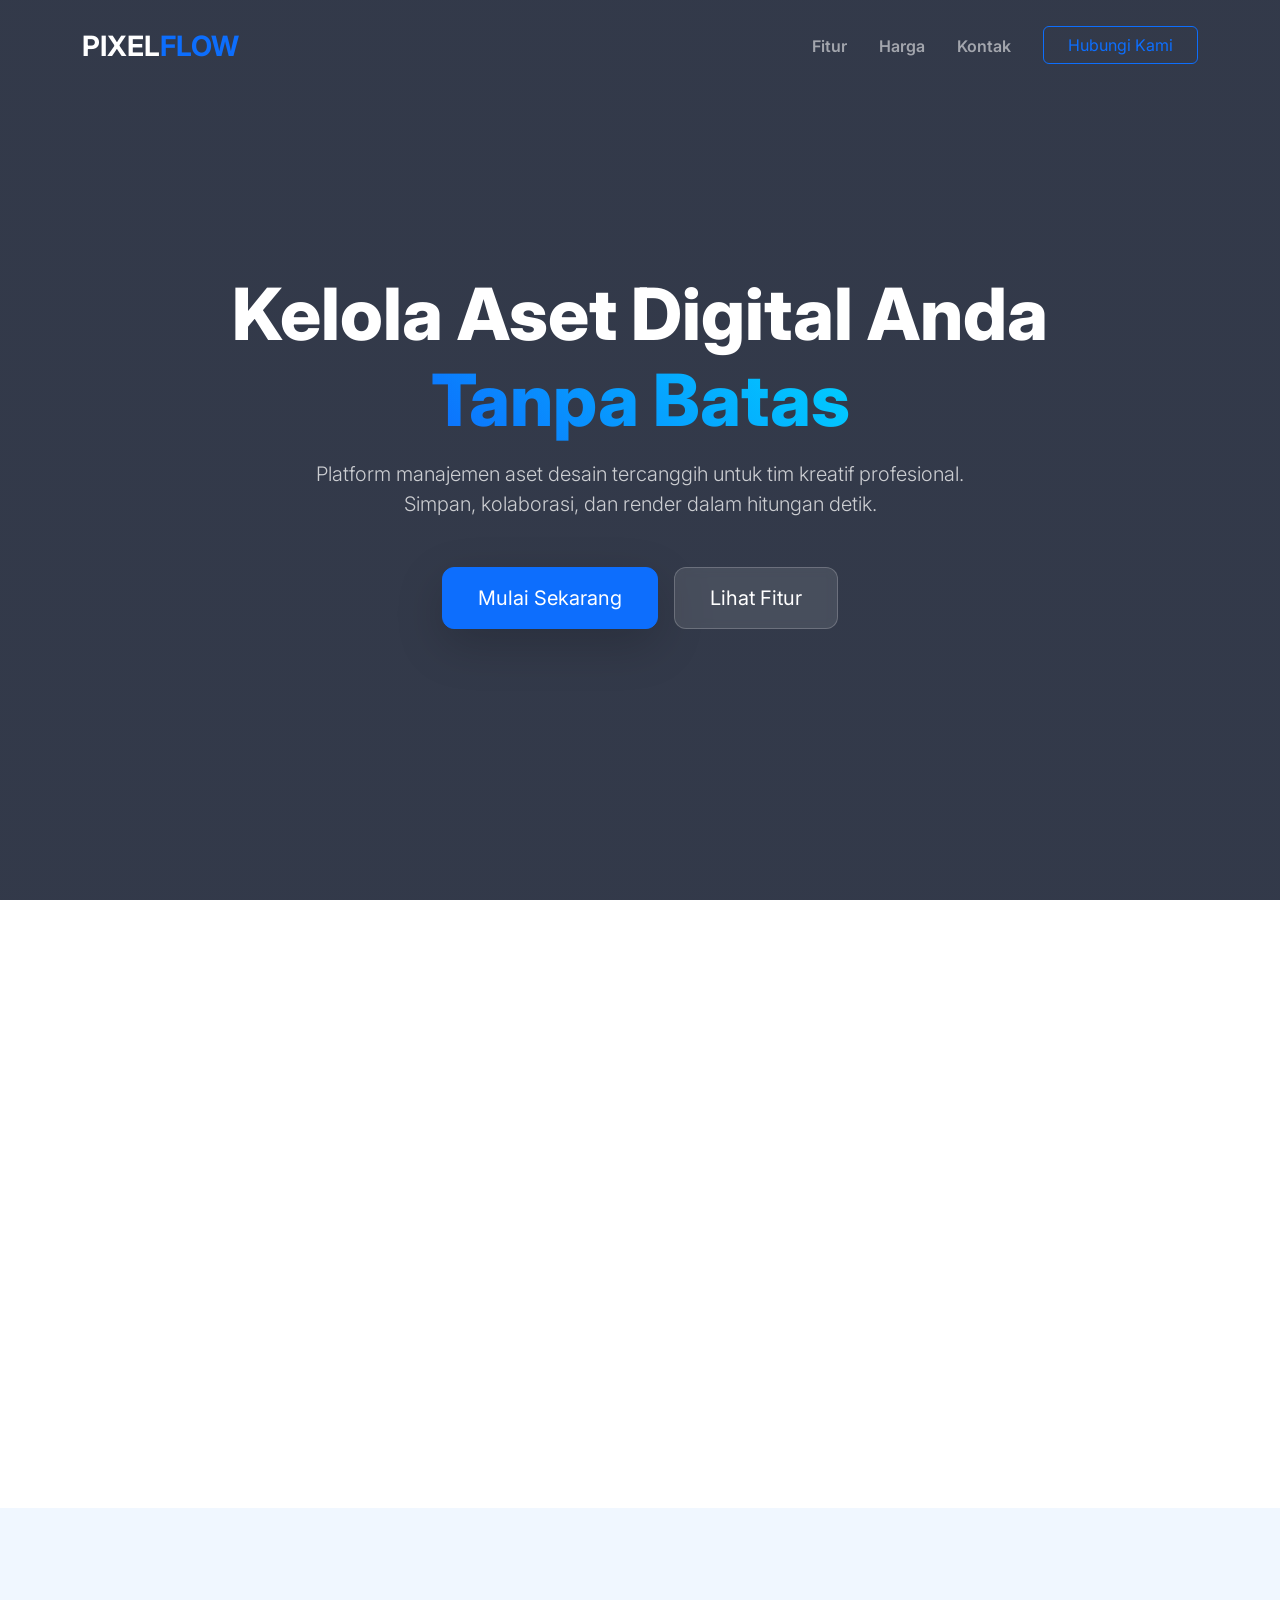
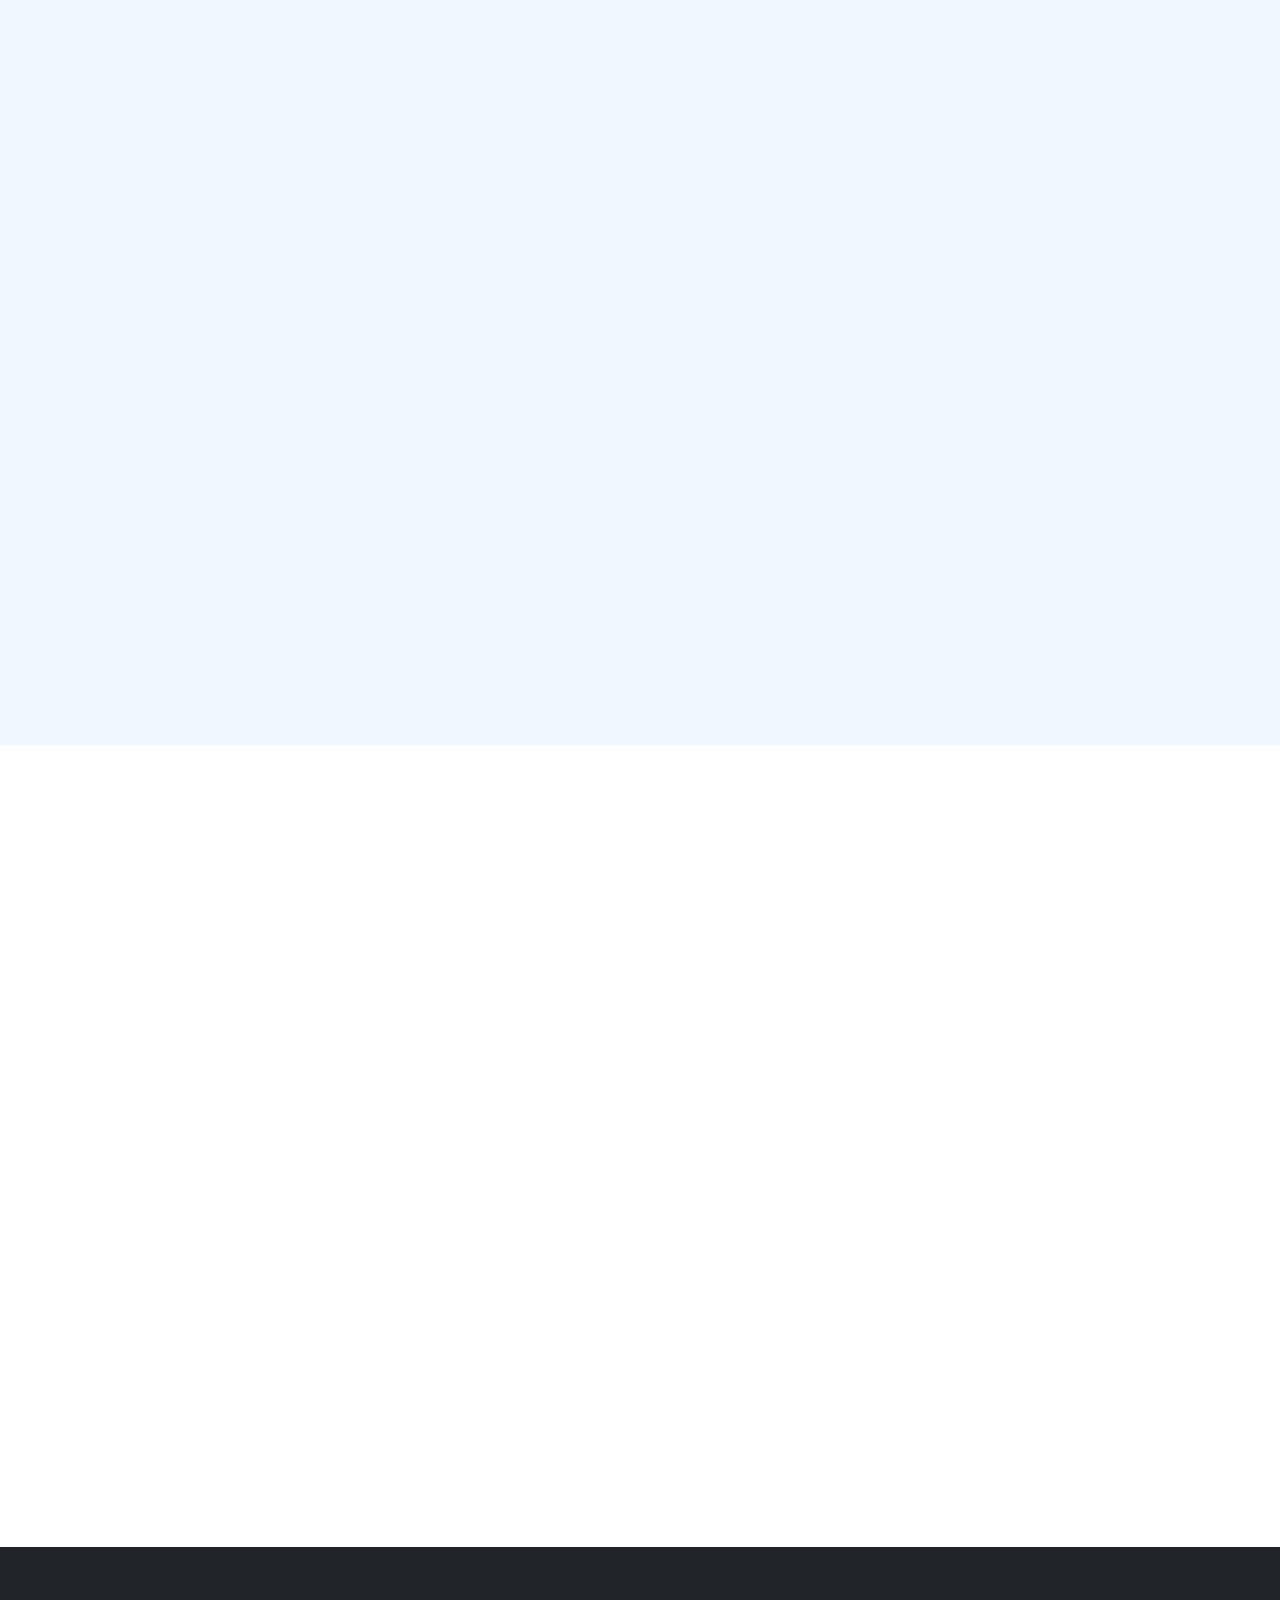
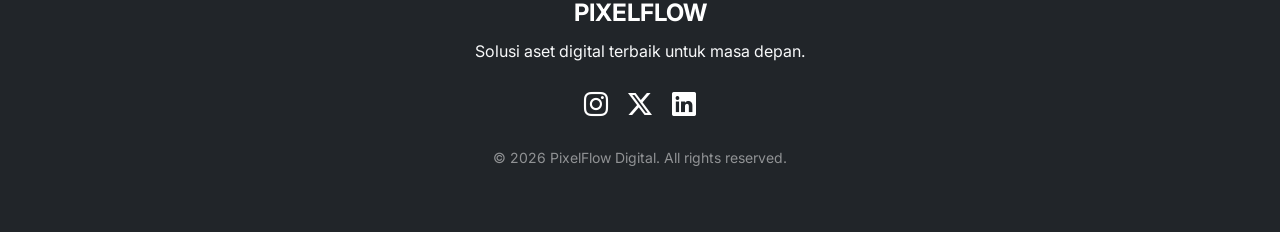
<file: PBW/UTS/index.html>
<!DOCTYPE html>
<html lang="id">
<head>
    <meta charset="UTF-8">
    <meta name="viewport" content="width=device-width, initial-scale=1.0">
    <title>PixelFlow | Manage Your Digital Assets</title>
    
    <link rel="icon" type="image/png" href="assets/img/favicon.png">
    
    <!-- Bootstrap CSS -->
    <link rel="stylesheet" href="assets/css/bootstrap.css">
    <!-- Bootstrap Icons -->
    <link rel="stylesheet" href="assets/css/bootstrap-icons.css">
    <!-- Google Fonts: Inter -->
    <link href="https://fonts.googleapis.com/css2?family=Inter:wght@400;600;800&display=swap" rel="stylesheet">
    <!-- AOS Animation CSS -->
    <link rel="stylesheet" href="assets/css/aos.css">
    
    <link rel="stylesheet" href="style.css">
</head>
<body>

    <!-- Navbar -->
    <nav class="navbar navbar-expand-lg navbar-dark fixed-top transition">
        <div class="container">
            <a class="navbar-brand fw-bold fs-3" href="#">PIXEL<span class="text-primary">FLOW</span></a>
            <button class="navbar-toggler border-0" type="button" data-bs-toggle="collapse" data-bs-target="#navbarNav">
                <span class="bi bi-list fs-1"></span>
            </button>
            <div class="collapse navbar-collapse" id="navbarNav">
                <ul class="navbar-nav ms-auto fw-semibold">
                    <li class="nav-item"><a class="nav-link mx-2" href="#features">Fitur</a></li>
                    <li class="nav-item"><a class="nav-link mx-2" href="#pricing">Harga</a></li>
                    <li class="nav-item"><a class="nav-link mx-2" href="#contact">Kontak</a></li>
                    <li class="nav-item ms-lg-3"><a class="btn btn-outline-primary px-4" href="#contact">Hubungi Kami</a></li>
                </ul>
            </div>
        </div>
    </nav>

    <!-- Hero Section -->
    <header class="hero-section d-flex align-items-center">
        <div class="container text-center text-white">
            <div data-aos="fade-up">
                <h1 class="display-2 fw-800 mb-3">Kelola Aset Digital Anda <br> 
                    <span class="gradient-text">Tanpa Batas</span>
                </h1>
                <p class="lead mb-5 opacity-75 mx-auto text-max-width">
                    Platform manajemen aset desain tercanggih untuk tim kreatif profesional. <br>
                    Simpan, kolaborasi, dan render dalam hitungan detik.
                </p>
                <div class="d-flex justify-content-center gap-3">
                    <a href="#pricing" class="btn btn-primary btn-lg shadow-lg">Mulai Sekarang</a>
                    <a href="#features" class="btn btn-glass btn-lg">Lihat Fitur</a>
                </div>
            </div>
        </div>
    </header>

    <!-- Features Section -->
    <section id="features" class="section-padding">
        <div class="container">
            <div class="text-center mb-5" data-aos="fade-up">
                <h6 class="text-primary fw-bold text-uppercase tracking-widest">Fitur Unggulan</h6>
                <h2 class="display-5 fw-bold">Didesain Untuk Profesional</h2>
            </div>
            <div class="row g-4">
                <div class="col-md-4" data-aos="fade-up" data-aos-delay="100">
                    <div class="card feature-card h-100 p-4 border-0">
                        <div class="icon-circle bg-primary-soft text-primary mb-4">
                            <i class="bi bi-cloud-arrow-up-fill fs-2"></i>
                        </div>
                        <h4 class="fw-bold mb-3">Cloud Storage</h4>
                        <p class="text-muted">Penyimpanan awan dengan enkripsi tingkat militer untuk keamanan aset Anda.</p>
                    </div>
                </div>
                <div class="col-md-4" data-aos="fade-up" data-aos-delay="200">
                    <div class="card feature-card h-100 p-4 border-0">
                        <div class="icon-circle bg-success-soft text-success mb-4">
                            <i class="bi bi-people-fill fs-2"></i>
                        </div>
                        <h4 class="fw-bold mb-3">Real-time Collab</h4>
                        <p class="text-muted">Bekerja bersama tim dalam satu kanvas tanpa hambatan sinkronisasi.</p>
                    </div>
                </div>
                <div class="col-md-4" data-aos="fade-up" data-aos-delay="300">
                    <div class="card feature-card h-100 p-4 border-0">
                        <div class="icon-circle bg-warning-soft text-warning mb-4">
                            <i class="bi bi-lightning-charge-fill fs-2"></i>
                        </div>
                        <h4 class="fw-bold mb-3">Fast Rendering</h4>
                        <p class="text-muted">Teknologi GPU rendering berbasis cloud untuk preview file berat secara instan.</p>
                    </div>
                </div>
            </div>
        </div>
    </section>

    <!-- Pricing Section -->
    <section id="pricing" class="section-padding bg-light-blue">
        <div class="container">
            <div class="text-center mb-5" data-aos="fade-up">
                <h2 class="display-5 fw-bold">Pilihan Paket</h2>
                <p class="text-muted">Investasi cerdas untuk efisiensi alur kerja Anda</p>
                
                <div class="d-flex align-items-center justify-content-center mt-4">
                    <span class="me-3 fw-semibold text-active" id="label-monthly">Bulanan</span>
                    <div class="form-check form-switch pricing-switch mb-0">
                        <input class="form-check-input" type="checkbox" id="pricingToggle" role="switch">
                    </div>
                    <span class="ms-2 fw-semibold" id="label-yearly">Tahunan</span>
                    <span class="badge bg-success ms-2 rounded-pill">Hemat 20%</span>
                </div>
            </div>
            <div class="row justify-content-center g-4">
                <div class="col-lg-4 col-md-6" data-aos="zoom-in" data-aos-delay="100">
                    <div class="card pricing-card border-0 h-100 p-4">
                        <div class="card-body">
                            <h5 class="fw-bold text-muted">Starter</h5>
                            <h2 class="display-5 fw-800 my-4 text-nowrap">Gratis</h2>
                            <hr>
                            <ul class="list-unstyled mb-5">
                                <li class="mb-3"><i class="bi bi-check2 text-primary me-2"></i> 5GB Penyimpanan</li>
                                <li class="mb-3"><i class="bi bi-check2 text-primary me-2"></i> 3 User Collaborators</li>
                                <li class="mb-3 text-muted opacity-50"><i class="bi bi-x text-danger me-2"></i> Support Terbatas</li>
                            </ul>
                            <button class="btn btn-outline-secondary w-100 py-3 fw-bold">Pilih Paket</button>
                        </div>
                    </div>
                </div>

                <div class="col-lg-4 col-md-6" data-aos="zoom-in" data-aos-delay="200">
                    <div class="card pricing-card border-0 h-100 p-4">
                        <div class="card-body">
                            <h5 class="fw-bold text-primary">Plus Plan</h5>
                            <h2 class="display-5 fw-800 my-4 text-nowrap" id="plus-price">
                                <span class="value">Rp 99k</span><span class="duration fs-6 text-muted fw-normal">/bln</span>
                            </h2>
                            <hr>
                            <ul class="list-unstyled mb-5">
                                <li class="mb-3"><i class="bi bi-check2 text-primary me-2"></i> 50GB Storage</li>
                                <li class="mb-3"><i class="bi bi-check2 text-primary me-2"></i> 10 User Collaborators</li>
                                <li class="mb-3"><i class="bi bi-check2 text-primary me-2"></i> Standard Support</li>
                            </ul>
                            <button class="btn btn-outline-primary w-100 py-3 fw-bold">Coba Plus</button>
                        </div>
                    </div>
                </div>

                <div class="col-lg-4 col-md-6" data-aos="zoom-in" data-aos-delay="300">
                    <div class="card pricing-card border-primary-2 h-100 p-4 highlight-card">
                        <div class="badge-best-value">POPULER</div>
                        <div class="card-body">
                            <h5 class="fw-bold text-primary">Pro Plan</h5>
                            <h2 class="display-5 fw-800 my-4 text-nowrap" id="pro-price">
                                <span class="value">Rp 199k</span><span class="duration fs-6 text-muted fw-normal">/bln</span>
                            </h2>
                            <hr>
                            <ul class="list-unstyled mb-5">
                                <li class="mb-3"><i class="bi bi-check2 text-primary me-2"></i> Unlimited Storage</li>
                                <li class="mb-3"><i class="bi bi-check2 text-primary me-2"></i> Unlimited User</li>
                                <li class="mb-3"><i class="bi bi-check2 text-primary me-2"></i> Support 24/7</li>
                            </ul>
                            <button class="btn btn-primary w-100 py-3 fw-bold shadow">Langganan Pro</button>
                        </div>
                    </div>
                </div>
            </div>
        </div>
    </section>

    <!-- Contact Section -->
    <section id="contact" class="section-padding">
        <div class="container">
            <div class="row justify-content-center">
                <div class="col-lg-6">
                    <div class="card contact-card border-0 p-4 p-md-5" data-aos="fade-up">
                        <h2 class="fw-bold text-center mb-4">Kontak</h2>
                        <form id="contactForm" novalidate>
                            <div class="mb-3">
                                <label class="form-label fw-semibold">Nama Lengkap</label>
                                <input type="text" class="form-control" id="name" placeholder="Masukkan nama Anda" required>
                            </div>
                            <div class="mb-3">
                                <label class="form-label fw-semibold">Alamat Email</label>
                                <input type="email" class="form-control" id="email" placeholder="nama@email.com" required>
                            </div>
                            <div class="mb-4">
                                <label class="form-label fw-semibold">Pesan</label>
                                <textarea class="form-control" id="message" rows="4" placeholder="Apa yang bisa kami bantu?" required></textarea>
                            </div>
                            <button type="submit" class="btn btn-dark w-100 py-3 fw-bold btn-submit">
                                Kirim Pesan <i class="bi bi-send-fill ms-2"></i>
                            </button>
                        </form>
                        <div id="formFeedback" class="mt-4 text-center d-none alert"></div>
                    </div>
                </div>
            </div>
        </div>
    </section>

    <footer class="py-5 bg-dark text-white text-center">
        <div class="container">
            <p class="mb-2 fs-4 fw-bold">PIXELFLOW</p>
            <p class="text-light mb-4">Solusi aset digital terbaik untuk masa depan.</p>
            <div class="social-icons mb-4">
                <a href="#" class="text-white mx-2"><i class="bi bi-instagram fs-4"></i></a>
                <a href="#" class="text-white mx-2"><i class="bi bi-twitter-x fs-4"></i></a>
                <a href="#" class="text-white mx-2"><i class="bi bi-linkedin fs-4"></i></a>
            </div>
            <p class="small text-white-50">&copy; 2026 PixelFlow Digital. All rights reserved.</p>
        </div>
    </footer>

    <!-- Bootstrap Bundle JS -->
    <script src="assets/js/bootstrap.js"></script>
    <!-- AOS Animation JS -->
    <script src="assets/js/aos.js"></script>

    <script src="script.js"></script>
</body>
</html>
</file>
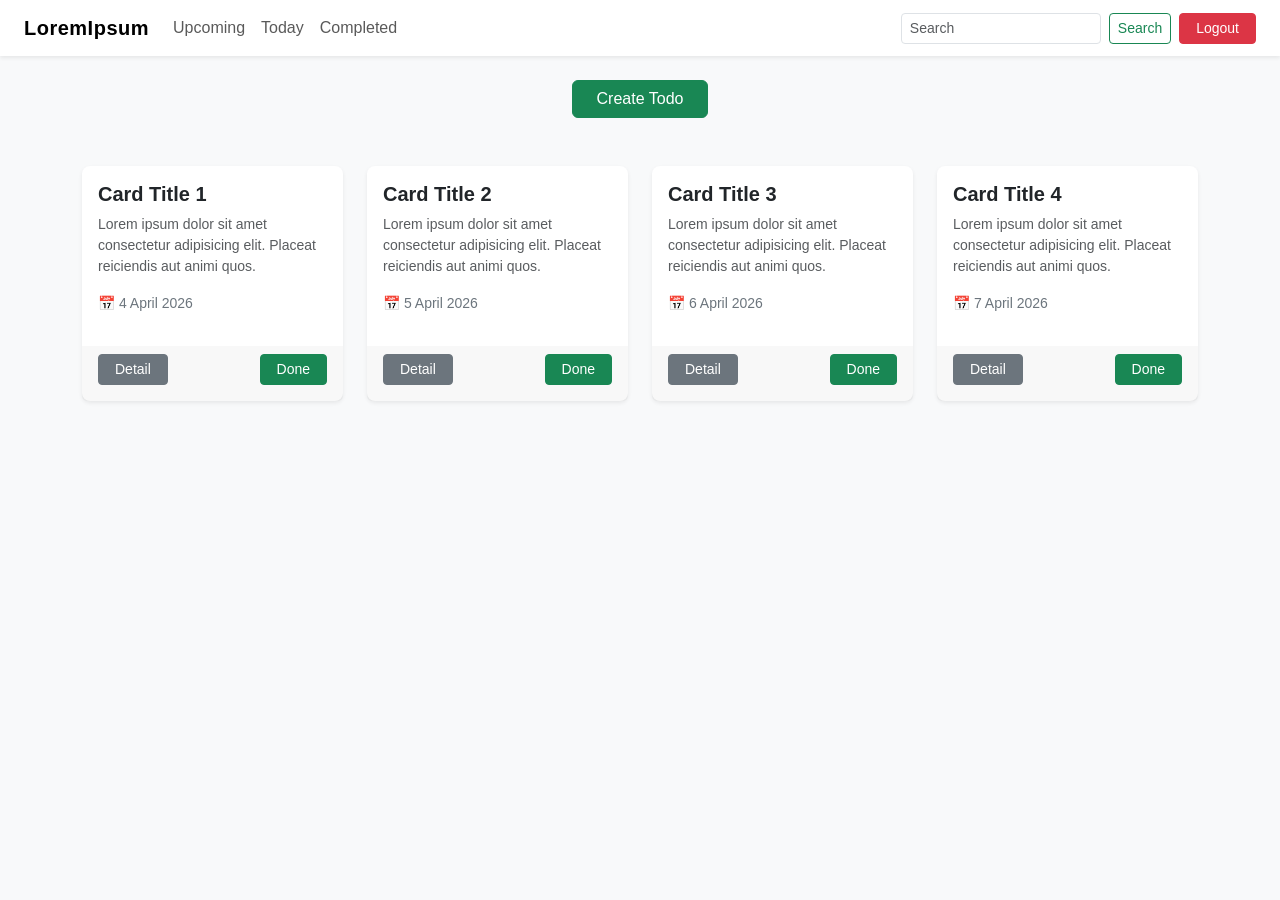
<file: PBW/5/Tugas_5/index.html>
<!DOCTYPE html>
<html lang="en">
<head>
    <meta charset="UTF-8">
    <meta name="viewport" content="width=device-width, initial-scale=1.0">
    <title>LoremIpsum - Dashboard</title>
    <link href="https://cdn.jsdelivr.net/npm/bootstrap@5.3.2/dist/css/bootstrap.min.css" rel="stylesheet">
    <link rel="icon" href="https://media.istockphoto.com/id/1488761029/id/vektor/abstrak-sunrise-sunshine-morning-dawn-burst-ray-sparkle-shine-desain-vektor-warna-warni.jpg?s=1024x1024&w=is&k=20&c=cG8fj9v_EluTJ7RRH6nOymS85ZodrD3TfPoFtUq_HrU=">
    <link rel="stylesheet" href="index.css">
</head>
<body>

    <!-- Navbar -->
    <nav class="navbar navbar-expand-lg navbar-light bg-white shadow-sm sticky-top">
        <div class="container-fluid px-4">
            <a class="navbar-brand fw-bold" href="#">LoremIpsum</a>
            <button class="navbar-toggler" type="button" data-bs-toggle="collapse" data-bs-target="#navbarNav">
                <span class="navbar-toggler-icon"></span>
            </button>
            
            <div class="collapse navbar-collapse" id="navbarNav">
                <ul class="navbar-nav me-auto mb-2 mb-lg-0">
                    <li class="nav-item"><a class="nav-link" href="#">Upcoming</a></li>
                    <li class="nav-item"><a class="nav-link" href="#">Today</a></li>
                    <li class="nav-item"><a class="nav-link" href="#">Completed</a></li>
                </ul>

                <form class="d-flex gap-2" role="search">
                    <input class="form-control form-control-sm" type="search" placeholder="Search">
                    <button class="btn btn-outline-success btn-sm" type="submit">Search</button>
                    <a href="login.html" class="btn btn-danger btn-sm px-3">Logout</a>
                </form>
            </div>
        </div>
    </nav>

    <main class="container my-4">
        <div class="text-center mb-5">
            <button class="btn btn-success px-4">Create Todo</button>
        </div>

        <div class="row row-cols-1 row-cols-md-2 row-cols-lg-4 g-4">

            <!-- Card 1 -->
            <div class="col">
                <div class="card h-100 shadow-sm">
                    <div class="card-body">
                        <h5 class="card-title fw-bold">Card Title 1</h5>
                        <p class="card-text text-muted small">
                            Lorem ipsum dolor sit amet consectetur adipisicing elit. Placeat reiciendis aut animi quos.
                        </p>
                        <p class="small text-secondary mb-3">
                            📅 4 April 2026
                        </p>
                    </div>
                    <div class="card-footer border-top-0 d-flex justify-content-between pb-3">
                        <button class="btn btn-secondary btn-sm px-3" data-bs-toggle="modal" data-bs-target="#DetailModal_1">Detail</button>
                        <button class="btn btn-success btn-sm px-3">Done</button>
                    </div>
                </div>
            </div>

            <!-- Card 2 -->
            <div class="col">
                <div class="card h-100 shadow-sm">
                    <div class="card-body">
                        <h5 class="card-title fw-bold">Card Title 2</h5>
                        <p class="card-text text-muted small">Lorem ipsum dolor sit amet consectetur adipisicing elit. Placeat reiciendis aut animi quos.</p>
                        <p class="small text-secondary mb-3">📅 5 April 2026</p>
                    </div>
                    <div class="card-footer border-top-0 d-flex justify-content-between pb-3">
                        <button class="btn btn-secondary btn-sm px-3" data-bs-toggle="modal" data-bs-target="#DetailModal_2">Detail</button>
                        <button class="btn btn-success btn-sm px-3">Done</button>
                    </div>
                </div>
            </div>

            <!-- Card 3 -->
            <div class="col">
                <div class="card h-100 shadow-sm">
                    <div class="card-body">
                        <h5 class="card-title fw-bold">Card Title 3</h5>
                        <p class="card-text text-muted small">Lorem ipsum dolor sit amet consectetur adipisicing elit. Placeat reiciendis aut animi quos.</p>
                        <p class="small text-secondary mb-3">📅 6 April 2026</p>
                    </div>
                    <div class="card-footer border-top-0 d-flex justify-content-between pb-3">
                        <button class="btn btn-secondary btn-sm px-3" data-bs-toggle="modal" data-bs-target="#DetailModal_3">Detail</button>
                        <button class="btn btn-success btn-sm px-3">Done</button>
                    </div>
                </div>
            </div>

            <!-- Card 4 -->
            <div class="col">
                <div class="card h-100 shadow-sm">
                    <div class="card-body">
                        <h5 class="card-title fw-bold">Card Title 4</h5>
                        <p class="card-text text-muted small">Lorem ipsum dolor sit amet consectetur adipisicing elit. Placeat reiciendis aut animi quos.</p>
                        <p class="small text-secondary mb-3">📅 7 April 2026</p>
                    </div>
                    <div class="card-footer border-top-0 d-flex justify-content-between pb-3">
                        <button class="btn btn-secondary btn-sm px-3" data-bs-toggle="modal" data-bs-target="#DetailModal_4">Detail</button>
                        <button class="btn btn-success btn-sm px-3">Done</button>
                    </div>
                </div>
            </div>
            
        </div>
    </main>

    <!-- Modal Card 1 -->
    <div class="modal fade" id="DetailModal_1" tabindex="-1" aria-labelledby="DetailModal_1_Label" aria-hidden="true">
        <div class="modal-dialog modal-dialog-centered">
            <div class="modal-content border-0 shadow">
                <div class="modal-header bg-dark text-white">
                    <h5 class="modal-title" id="DetailModal_1_Label">Detail Informasi</h5>
                    <button type="button" class="btn-close btn-close-white" data-bs-dismiss="modal" aria-label="Close"></button>
                </div>
                <div class="modal-body">
                    <h4 class="fw-bold text-dark">Card Title 1</h4>
                    <p class="text-muted mb-1">4 April 2026</p>
                    <p class="badge bg-info text-dark">Status: Upcoming</p>
                    <hr>
                    <p class="text-secondary">
                        Lorem ipsum dolor sit amet, consectetur adipisicing elit. Placeat reiciendis aut animi quos dignissimos rerum deserunt a qui at soluta libero cumque illo, quasi iusto eaque repellendus nulla?
                    </p>
                </div>
                <div class="modal-footer">
                    <button type="button" class="btn btn-secondary" data-bs-dismiss="modal">Tutup</button>
                    <button type="button" class="btn btn-success" data-bs-dismiss="modal">Done</button>
                </div>
            </div>
        </div>
    </div>

    <!-- Modal Card 2 -->
    <div class="modal fade" id="DetailModal_2" tabindex="-1" aria-labelledby="DetailModal_2_Label" aria-hidden="true">
        <div class="modal-dialog modal-dialog-centered">
            <div class="modal-content border-0 shadow">
                <div class="modal-header bg-dark text-white">
                    <h5 class="modal-title" id="DetailModal_2_Label">Detail Informasi</h5>
                    <button type="button" class="btn-close btn-close-white" data-bs-dismiss="modal" aria-label="Close"></button>
                </div>
                <div class="modal-body">
                    <h4 class="fw-bold text-dark">Card Title 2</h4>
                    <p class="text-muted mb-1">5 April 2026</p>
                    <p class="badge bg-info text-dark">Status: Upcoming</p>
                    <hr>
                    <p class="text-secondary">
                        Lorem ipsum dolor sit amet, consectetur adipisicing elit. Placeat reiciendis aut animi quos dignissimos rerum deserunt a qui at soluta libero cumque illo, quasi iusto eaque repellendus nulla?
                    </p>
                </div>
                <div class="modal-footer">
                    <button type="button" class="btn btn-secondary" data-bs-dismiss="modal">Tutup</button>
                    <button type="button" class="btn btn-success" data-bs-dismiss="modal">Done</button>
                </div>
            </div>
        </div>
    </div>

    <!-- Modal Card 3 -->
    <div class="modal fade" id="DetailModal_3" tabindex="-1" aria-labelledby="DetailModal_3_Label" aria-hidden="true">
        <div class="modal-dialog modal-dialog-centered">
            <div class="modal-content border-0 shadow">
                <div class="modal-header bg-dark text-white">
                    <h5 class="modal-title" id="DetailModal_3_Label">Detail Informasi</h5>
                    <button type="button" class="btn-close btn-close-white" data-bs-dismiss="modal" aria-label="Close"></button>
                </div>
                <div class="modal-body">
                    <h4 class="fw-bold text-dark">Card Title 3</h4>
                    <p class="text-muted mb-1">6 April 2026</p>
                    <p class="badge bg-info text-dark">Status: Upcoming</p>
                    <hr>
                    <p class="text-secondary">
                        Lorem ipsum dolor sit amet, consectetur adipisicing elit. Placeat reiciendis aut animi quos dignissimos rerum deserunt a qui at soluta libero cumque illo, quasi iusto eaque repellendus nulla?
                    </p>
                </div>
                <div class="modal-footer">
                    <button type="button" class="btn btn-secondary" data-bs-dismiss="modal">Tutup</button>
                    <button type="button" class="btn btn-success" data-bs-dismiss="modal">Done</button>
                </div>
            </div>
        </div>
    </div>

    <!-- Modal Card 4 -->
    <div class="modal fade" id="DetailModal_4" tabindex="-1" aria-labelledby="DetailModal_4_Label" aria-hidden="true">
        <div class="modal-dialog modal-dialog-centered">
            <div class="modal-content border-0 shadow">
                <div class="modal-header bg-dark text-white">
                    <h5 class="modal-title" id="DetailModal_4_Label">Detail Informasi</h5>
                    <button type="button" class="btn-close btn-close-white" data-bs-dismiss="modal" aria-label="Close"></button>
                </div>
                <div class="modal-body">
                    <h4 class="fw-bold text-dark">Card Title 4</h4>
                    <p class="text-muted mb-1">7 April 2026</p>
                    <p class="badge bg-info text-dark">Status: Upcoming</p>
                    <hr>
                    <p class="text-secondary">
                        Lorem ipsum dolor sit amet, consectetur adipisicing elit. Placeat reiciendis aut animi quos dignissimos rerum deserunt a qui at soluta libero cumque illo, quasi iusto eaque repellendus nulla?
                    </p>
                </div>
                <div class="modal-footer">
                    <button type="button" class="btn btn-secondary" data-bs-dismiss="modal">Tutup</button>
                    <button type="button" class="btn btn-success" data-bs-dismiss="modal">Done</button>
                </div>
            </div>
        </div>
    </div>

    <script src="assets/js/bootstrap.js"></script>
</body>
</html>
</file>
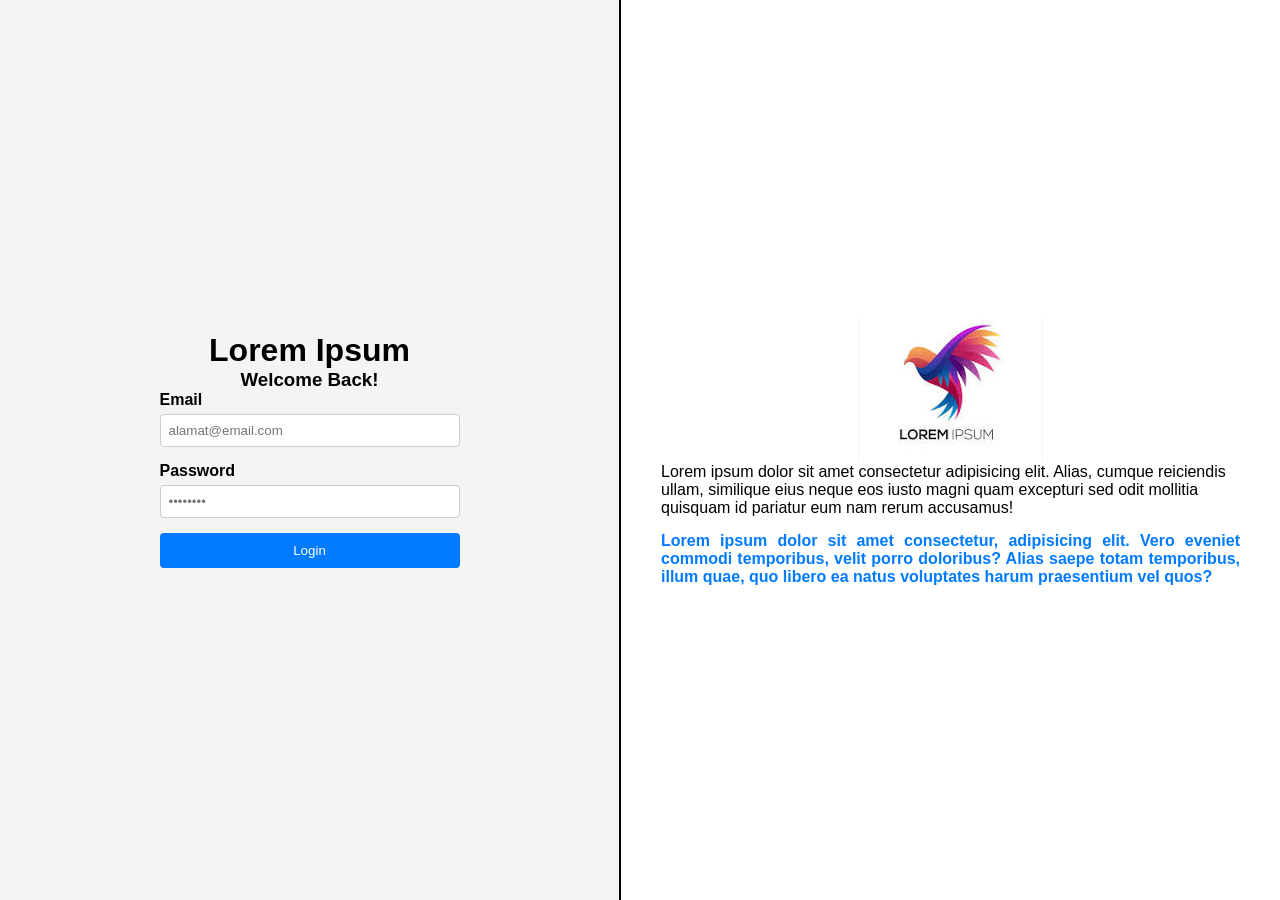
<file: PBW/Praktikum_2/test.html>
<!DOCTYPE html>
<html lang="en">
<head>
    <meta charset="UTF-8">
    <meta name="viewport" content="width=device-width, initial-scale=1.0">
    <title>Halaman Login</title>
    <link rel="icon" href="[data-uri]">
    <link rel="stylesheet" href="style.css">
</head>
<body>
    <main>
        <div class="flex-container">
            <div class="column-left">
                <h1 class="brand-title">Lorem Ipsum</h1>
                <h3 class="welcome-text">Welcome Back!</h3>
                <form action="#" method="get">
                    <div class="form-group">
                        <label for="email">Email</label>
                        <input type="email" id="email" name="email" placeholder="alamat@email.com" required>
                    </div>

                    <div class="form-group">
                        <label for="password">Password</label>
                        <input type="password" id="password" name="password" placeholder="••••••••" required>
                    </div>

                    <button type="submit">Login</button>
                </form>
            </div>

            <section class="column-right border">
                <img src="[data-uri]" alt="Logo" class="logo">
                <div class="content">
                    <p class="custom">
                        Lorem ipsum dolor sit amet consectetur adipisicing elit. 
                        Alias, cumque reiciendis ullam, similique eius neque eos iusto 
                        magni quam excepturi sed odit mollitia quisquam id pariatur 
                        eum nam rerum accusamus!
                    </p>

                    <p id="p2">
                        Lorem ipsum dolor sit amet consectetur, adipisicing elit.
                        Vero eveniet commodi temporibus, velit porro doloribus? 
                        Alias saepe totam temporibus, illum quae, quo libero ea 
                        natus voluptates harum praesentium vel quos?
                    </p>
                </div>
            </section>
        </div>
    </main>
</body>
</html>
</file>
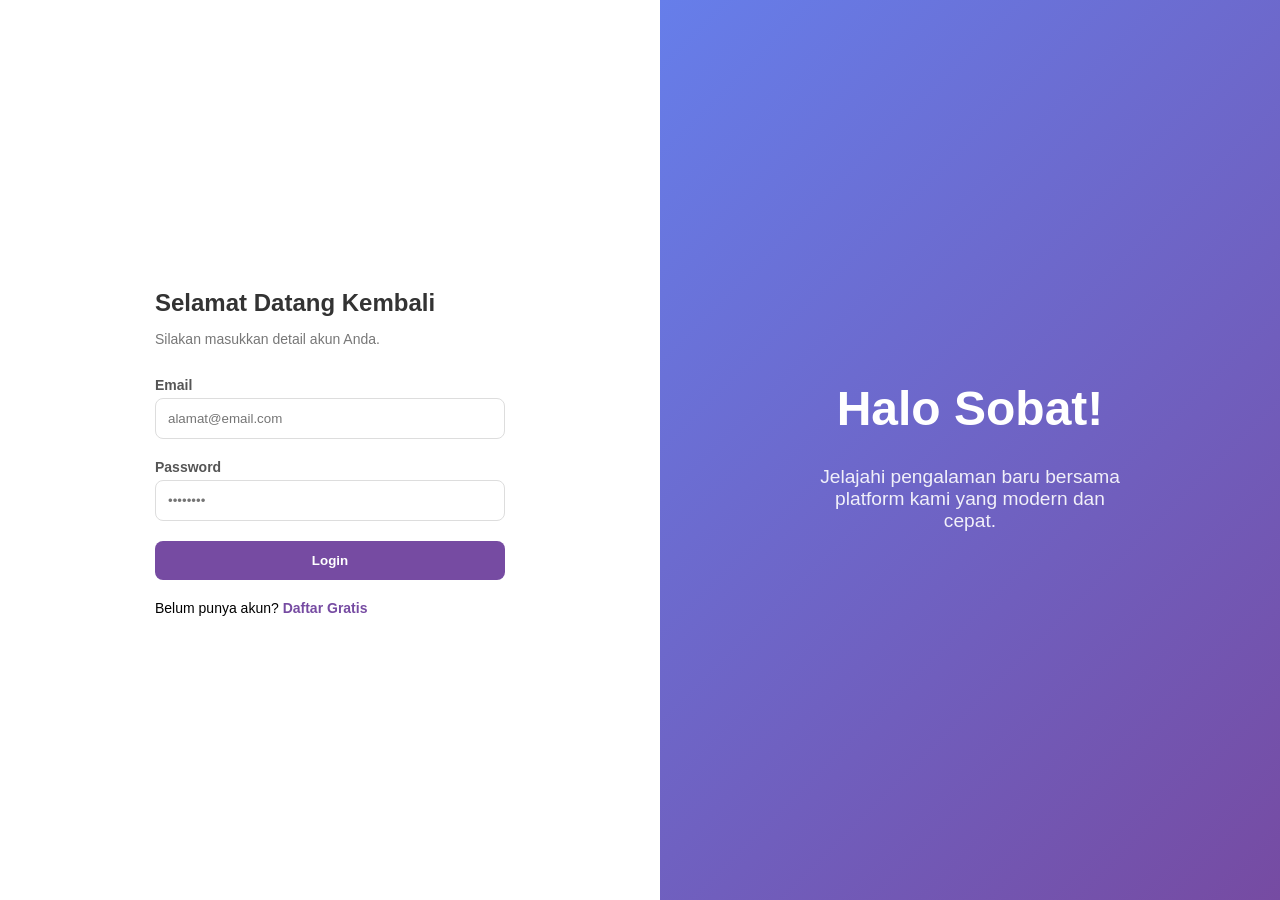
<file: PBW/Tugas_2/login.html>
<!DOCTYPE html>
<html lang="en">
<head>
    <meta charset="UTF-8">
    <meta name="viewport" content="width=device-width, initial-scale=1.0">
    <title>Login - Selamat Datang</title>
    <link rel="icon" href="https://media.istockphoto.com/id/1488761029/id/vektor/abstrak-sunrise-sunshine-morning-dawn-burst-ray-sparkle-shine-desain-vektor-warna-warni.jpg?s=1024x1024&w=is&k=20&c=cG8fj9v_EluTJ7RRH6nOymS85ZodrD3TfPoFtUq_HrU=">
    <link rel="stylesheet" href="login.css">
</head>
<body>
    <main class="main-container">
        <div class="split-layout">

            <div class="left-side">
                <div class="form-box">
                    <h2>Selamat Datang Kembali</h2>
                    <p class="subtitle">Silakan masukkan detail akun Anda.</p>
                    
                    <form action="#" method="get">
                        <label for="email">Email</label>
                        <input type="email" id="email" name="email" placeholder="alamat@email.com" required>

                        <label for="password">Password</label>
                        <input type="password" id="password" name="password" placeholder="••••••••" required>

                        <button type="submit">Login</button>
                    </form>

                    <p class="footer-text">Belum punya akun? <a href="register.html">Daftar Gratis</a></p>
                </div>
            </div>

            <div class="right-side">
                <h1 class="hero-title">Halo Sobat!</h1>
                <p class="hero-desc">
                    Jelajahi pengalaman baru bersama platform kami yang modern dan cepat.
                </p>
            </div>
        </div>
    </main>
</body>
</html>
</file>
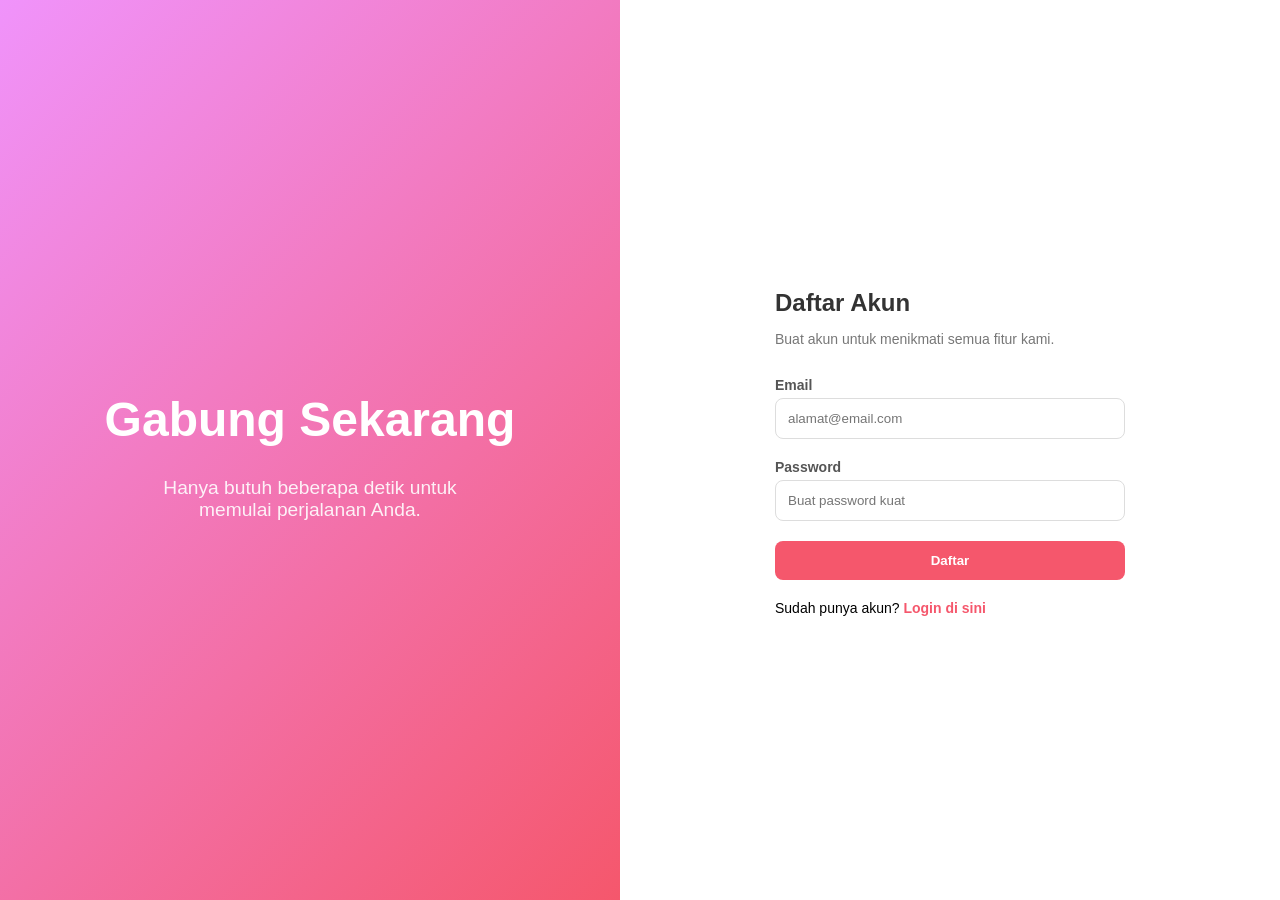
<file: PBW/Tugas_2/register.html>
<!DOCTYPE html>
<html lang="en">
<head>
    <meta charset="UTF-8">
    <meta name="viewport" content="width=device-width, initial-scale=1.0">
    <title>Register - Buat Akun</title>
    <link rel="icon" href="https://media.istockphoto.com/id/1488761029/id/vektor/abstrak-sunrise-sunshine-morning-dawn-burst-ray-sparkle-shine-desain-vektor-warna-warni.jpg?s=1024x1024&w=is&k=20&c=cG8fj9v_EluTJ7RRH6nOymS85ZodrD3TfPoFtUq_HrU=">
    <link rel="stylesheet" href="register.css">
</head>
<body>
    <main class="main-container">
        <div class="split-layout">
 
            <div class="left-side">
                <h1 class="hero-title">Gabung Sekarang</h1>
                <p class="hero-desc">
                    Hanya butuh beberapa detik untuk memulai perjalanan Anda.
                </p>
            </div>
    
            <div class="right-side">
                <div class="form-box">
                    <h2>Daftar Akun</h2>
                    <p class="subtitle">Buat akun untuk menikmati semua fitur kami.</p>
                    
                    <form action="#" method="get">
                        <label for="email">Email</label>
                        <input type="email" id="email" name="email" placeholder="alamat@email.com" required>

                        <label for="password">Password</label>
                        <input type="password" id="password" name="password" placeholder="Buat password kuat" required>

                        <button type="submit">Daftar</button>
                    </form>

                    <p class="footer-text">Sudah punya akun? <a href="login.html">Login di sini</a></p>
                </div>
            </div>
        </div>
    </main>
</body>
</html>
</file>
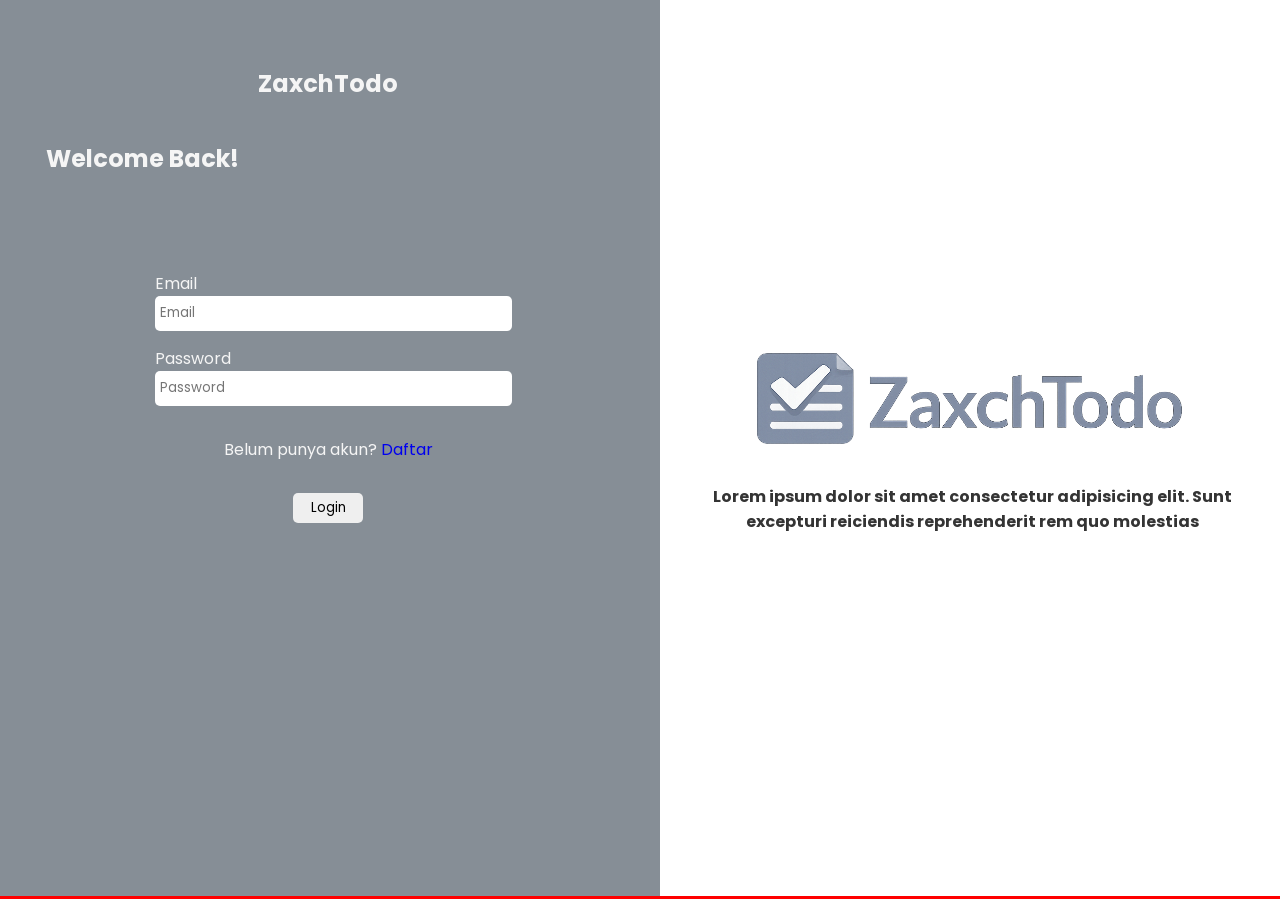
<file: PBW/10/Tugas_10/login.html>
<!DOCTYPE html>
<html lang="en" style="height: 100%; margin: -7px;">

<head>
    <meta charset="UTF-8">
    <meta name="viewport" content="width=device-width, initial-scale=1.0">
    <title>ZaxchTodo</title>
    <link rel="icon" href="/public/logo-dark.png">

    <link rel="stylesheet" href="assets/loginStyle.css">
</head>

<body>
    <main>
        <div class="container">
            <section class="form-section1">
                <h1 class="title">ZaxchTodo</h1>
                <h1 class="subtitle">Welcome Back!</h1>
    
                <div class="form">
                    <form action="index.php" method="get">
                        <div>
                            <label for="email">Email</label>
                            <input type="email" name="email" id="email" placeholder="Email">
                        </div>
            
                        <div>
                            <label for="password">Password</label>
                            <input type="password" name="password" id="password" placeholder="Password">
                        </div>

                        <div style="display: flex; justify-content: center;">
                            <p>Belum punya akun? <a href="register.html">Daftar</a></p>
                        </div>
    
                        <div class="form-btn">
                            <input type="submit" name="" id="" value="Login">
                        </div>
                    </form>
                </div>
            </section>
            
            <section class="form-section2">
                <div class="logo">
                    <img src="public/logo.png" alt="Logo" >
                </div>
                <p>Lorem ipsum dolor sit amet consectetur adipisicing elit. Sunt excepturi reiciendis reprehenderit rem quo molestias</p>
            </section>
        </div>
    </main>
</body>
</html>
</file>
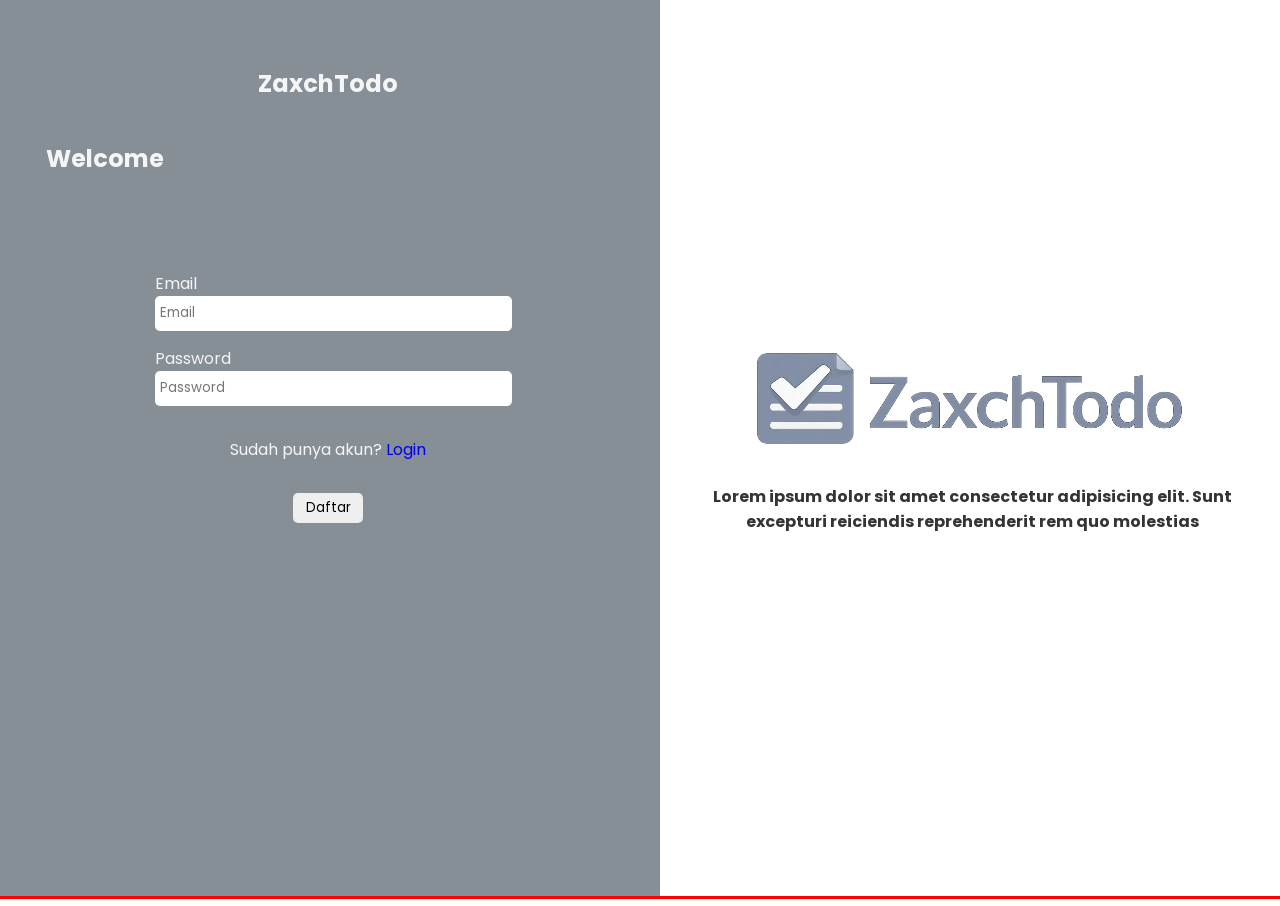
<file: PBW/10/Tugas_10/register.html>
<!DOCTYPE html>
<html lang="en" style="height: 100%; margin: -7px;">

<head>
    <meta charset="UTF-8">
    <meta name="viewport" content="width=device-width, initial-scale=1.0">
    <title>ZaxchTodo</title>
    <link rel="icon" href="/public/logo-dark.png">

    <link rel="stylesheet" href="assets/registStyle.css">
</head>

<body>
    <main>
        <div class="container">
            <section class="form-section1">
                <h1 class="title">ZaxchTodo</h1>
                <h1 class="subtitle">Welcome</h1>
    
                <div class="form">
                    <form action="index.php" method="get">
                        <div>
                            <label for="email">Email</label>
                            <input type="email" name="email" id="email" placeholder="Email">
                        </div>
            
                        <div>
                            <label for="password">Password</label>
                            <input type="password" name="password" id="password" placeholder="Password">
                        </div>
                        
                        <div style="display: flex; justify-content: center;">
                            <p>Sudah punya akun? <a href="login.html">Login</a></p>
                        </div>
                        <div class="form-btn">
                            <input type="submit" name="" id="" value="Daftar">
                        </div>
                    </form>
                </div>
            </section>
            
            <section class="form-section2">
                <div class="logo">
                    <img src="public/logo.png" alt="Logo" >
                </div>
                <p>Lorem ipsum dolor sit amet consectetur adipisicing elit. Sunt excepturi reiciendis reprehenderit rem quo molestias</p>
            </section>
        </div>
    </main>
</body>
</html>
</file>
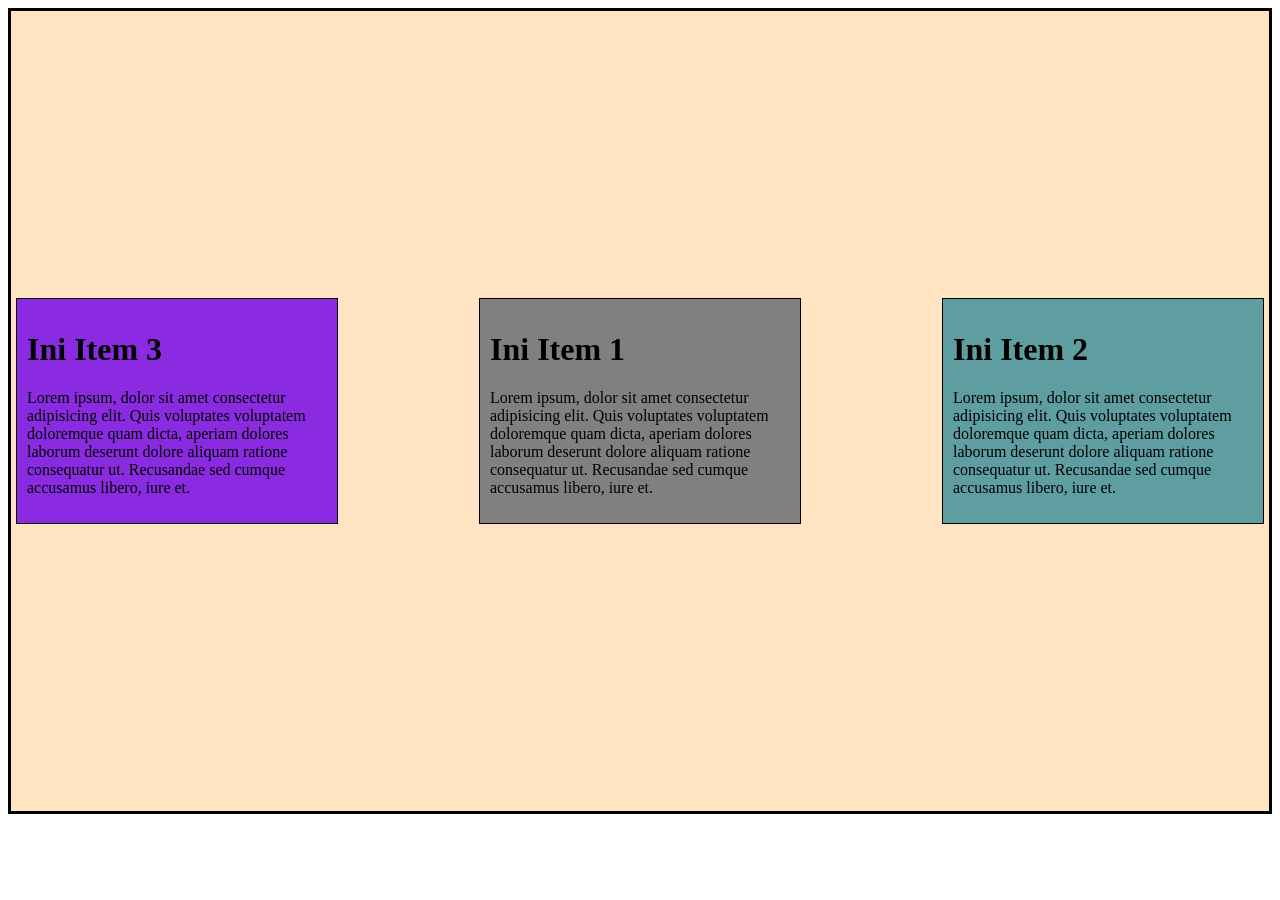
<file: PBW/3/Praktikum_3/latihan.html>
<!DOCTYPE html>
<html lang="en">
<head>
    <meta charset="UTF-8">
    <meta name="viewport" content="width=device-width, initial-scale=1.0">
    <title>Document</title>
    <link rel="stylesheet" href="style.css">
</head>

<body>
    <main>
        <!-- Ini Container nya -->
        <div class="container">
            
            <!-- Ini Item item nya -->

             <div class="border item" style="background-color: gray; order: 2;">
                <h1>Ini Item 1</h1>
                <p>Lorem ipsum, dolor sit amet consectetur adipisicing elit. Quis voluptates voluptatem doloremque quam dicta, aperiam dolores laborum deserunt dolore aliquam ratione consequatur ut. Recusandae sed cumque accusamus libero, iure et.</p>
             </div>

             <div class="border item" style="background-color: cadetblue; order: 3;">
                <h1>Ini Item 2</h1>
                <p>Lorem ipsum, dolor sit amet consectetur adipisicing elit. Quis voluptates voluptatem doloremque quam dicta, aperiam dolores laborum deserunt dolore aliquam ratione consequatur ut. Recusandae sed cumque accusamus libero, iure et.</p>
             </div>

             <div class="border item" style="background-color: blueviolet; order: 1;">
                <h1>Ini Item 3</h1>
                <p>Lorem ipsum, dolor sit amet consectetur adipisicing elit. Quis voluptates voluptatem doloremque quam dicta, aperiam dolores laborum deserunt dolore aliquam ratione consequatur ut. Recusandae sed cumque accusamus libero, iure et.</p>
             </div>
    
        </div>
    </main>
</body>
</html>
</file>
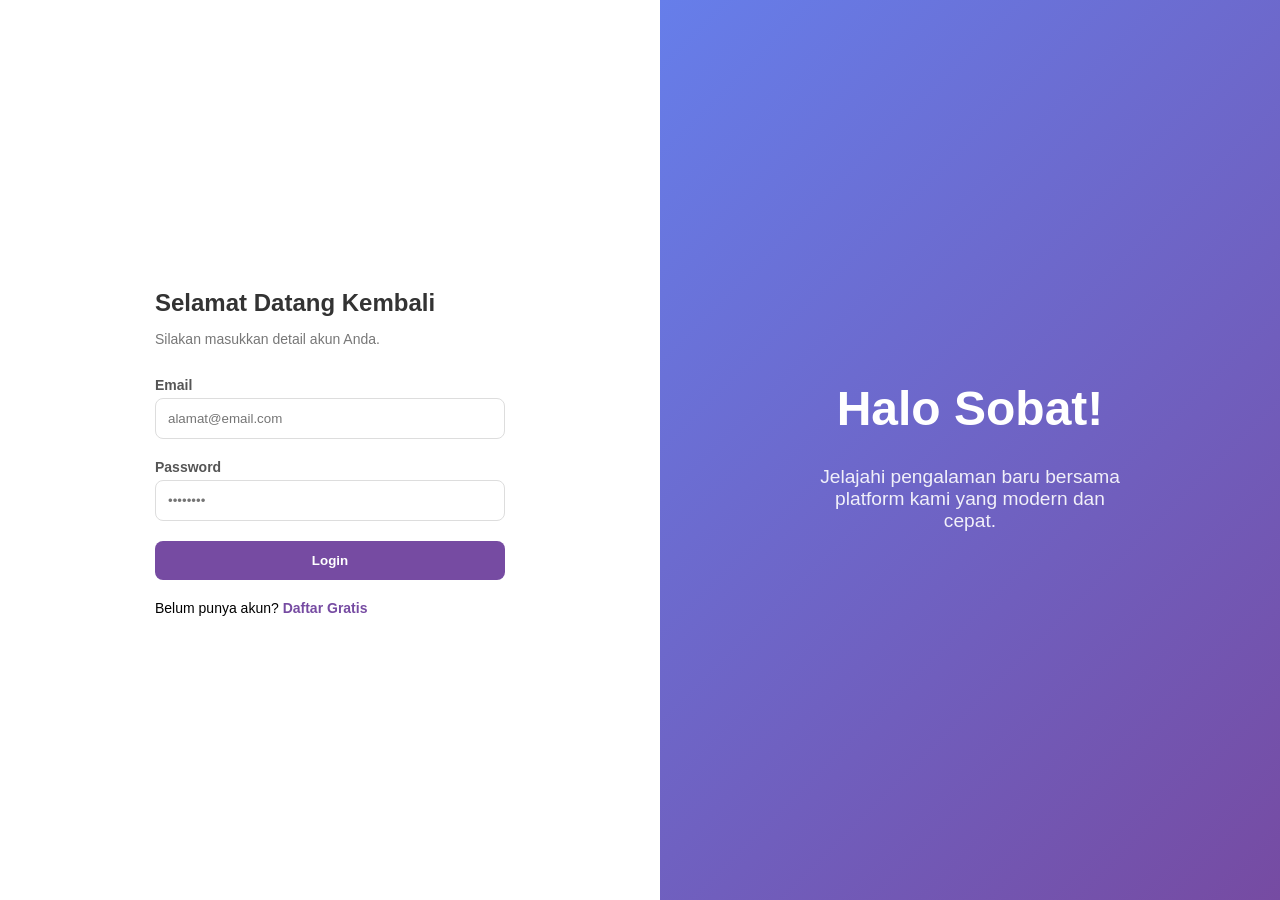
<file: PBW/3/Tugas_3/login.html>
<!DOCTYPE html>
<html lang="en">
<head>
    <meta charset="UTF-8">
    <meta name="viewport" content="width=device-width, initial-scale=1.0">
    <title>Login - Selamat Datang</title>
    <link rel="icon" href="https://media.istockphoto.com/id/1488761029/id/vektor/abstrak-sunrise-sunshine-morning-dawn-burst-ray-sparkle-shine-desain-vektor-warna-warni.jpg?s=1024x1024&w=is&k=20&c=cG8fj9v_EluTJ7RRH6nOymS85ZodrD3TfPoFtUq_HrU=">
    <link rel="stylesheet" href="login.css">
</head>
<body>
    <main class="main-container">
        <div class="split-layout">

            <div class="left-side">
                <div class="form-box">
                    <h2>Selamat Datang Kembali</h2>
                    <p class="subtitle">Silakan masukkan detail akun Anda.</p>
                    
                    <form action="index.html" method="get">
                        <label for="email">Email</label>
                        <input type="email" id="email" name="email" placeholder="alamat@email.com" required>

                        <label for="password">Password</label>
                        <input type="password" id="password" name="password" placeholder="••••••••" required>

                        <button type="submit">Login</button>
                    </form>

                    <p class="footer-text">Belum punya akun? <a href="register.html">Daftar Gratis</a></p>
                </div>
            </div>

            <div class="right-side">
                <h1 class="hero-title">Halo Sobat!</h1>
                <p class="hero-desc">
                    Jelajahi pengalaman baru bersama platform kami yang modern dan cepat.
                </p>
            </div>
        </div>
    </main>
</body>
</html>
</file>
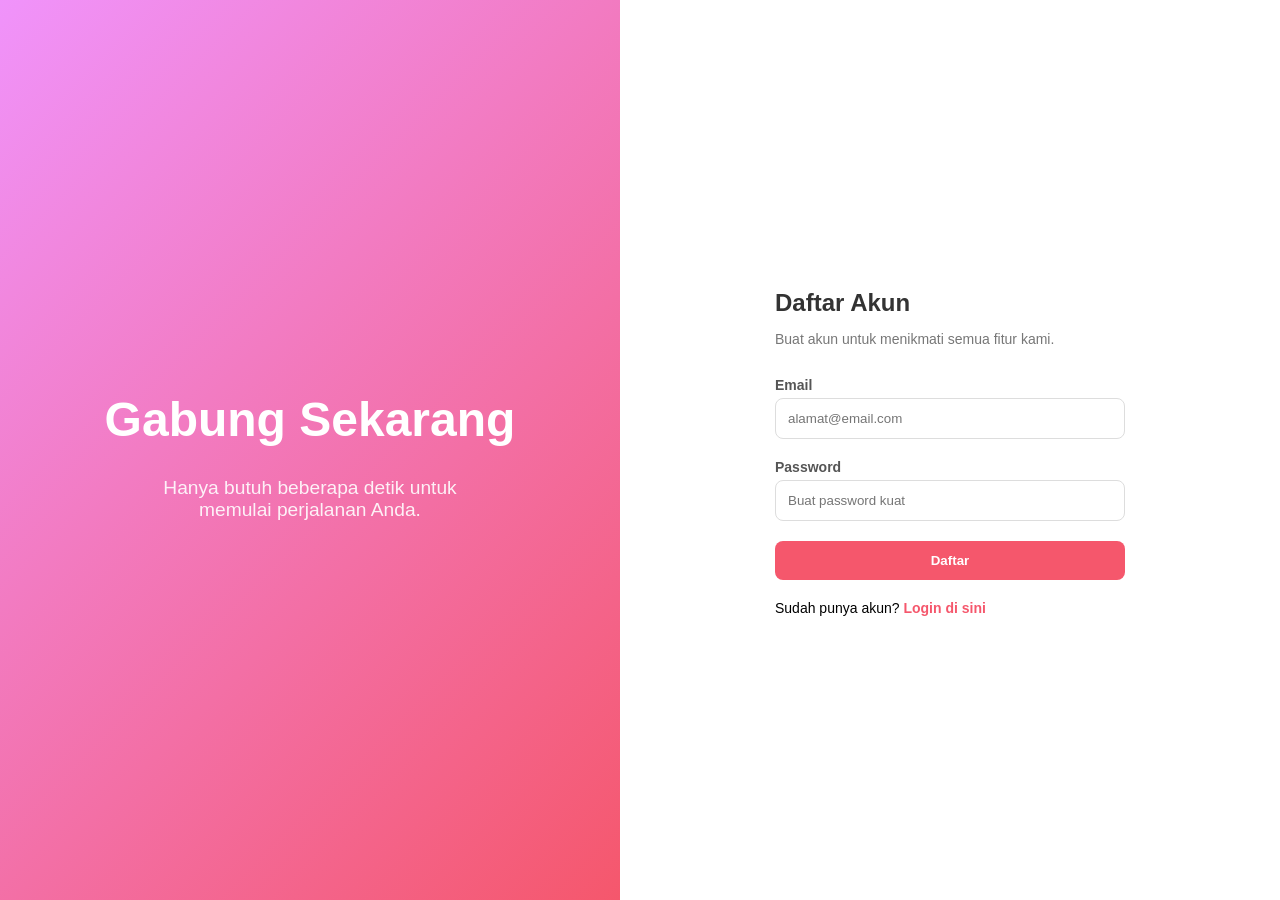
<file: PBW/3/Tugas_3/register.html>
<!DOCTYPE html>
<html lang="en">
<head>
    <meta charset="UTF-8">
    <meta name="viewport" content="width=device-width, initial-scale=1.0">
    <title>Register - Buat Akun</title>
    <link rel="icon" href="https://media.istockphoto.com/id/1488761029/id/vektor/abstrak-sunrise-sunshine-morning-dawn-burst-ray-sparkle-shine-desain-vektor-warna-warni.jpg?s=1024x1024&w=is&k=20&c=cG8fj9v_EluTJ7RRH6nOymS85ZodrD3TfPoFtUq_HrU=">
    <link rel="stylesheet" href="register.css">
</head>
<body>
    <main class="main-container">
        <div class="split-layout">
 
            <div class="left-side">
                <h1 class="hero-title">Gabung Sekarang</h1>
                <p class="hero-desc">
                    Hanya butuh beberapa detik untuk memulai perjalanan Anda.
                </p>
            </div>
    
            <div class="right-side">
                <div class="form-box">
                    <h2>Daftar Akun</h2>
                    <p class="subtitle">Buat akun untuk menikmati semua fitur kami.</p>
                    
                    <form action="login.html" method="get">
                        <label for="email">Email</label>
                        <input type="email" id="email" name="email" placeholder="alamat@email.com" required>

                        <label for="password">Password</label>
                        <input type="password" id="password" name="password" placeholder="Buat password kuat" required>

                        <button type="submit">Daftar</button>
                    </form>

                    <p class="footer-text">Sudah punya akun? <a href="login.html">Login di sini</a></p>
                </div>
            </div>
        </div>
    </main>
</body>
</html>
</file>
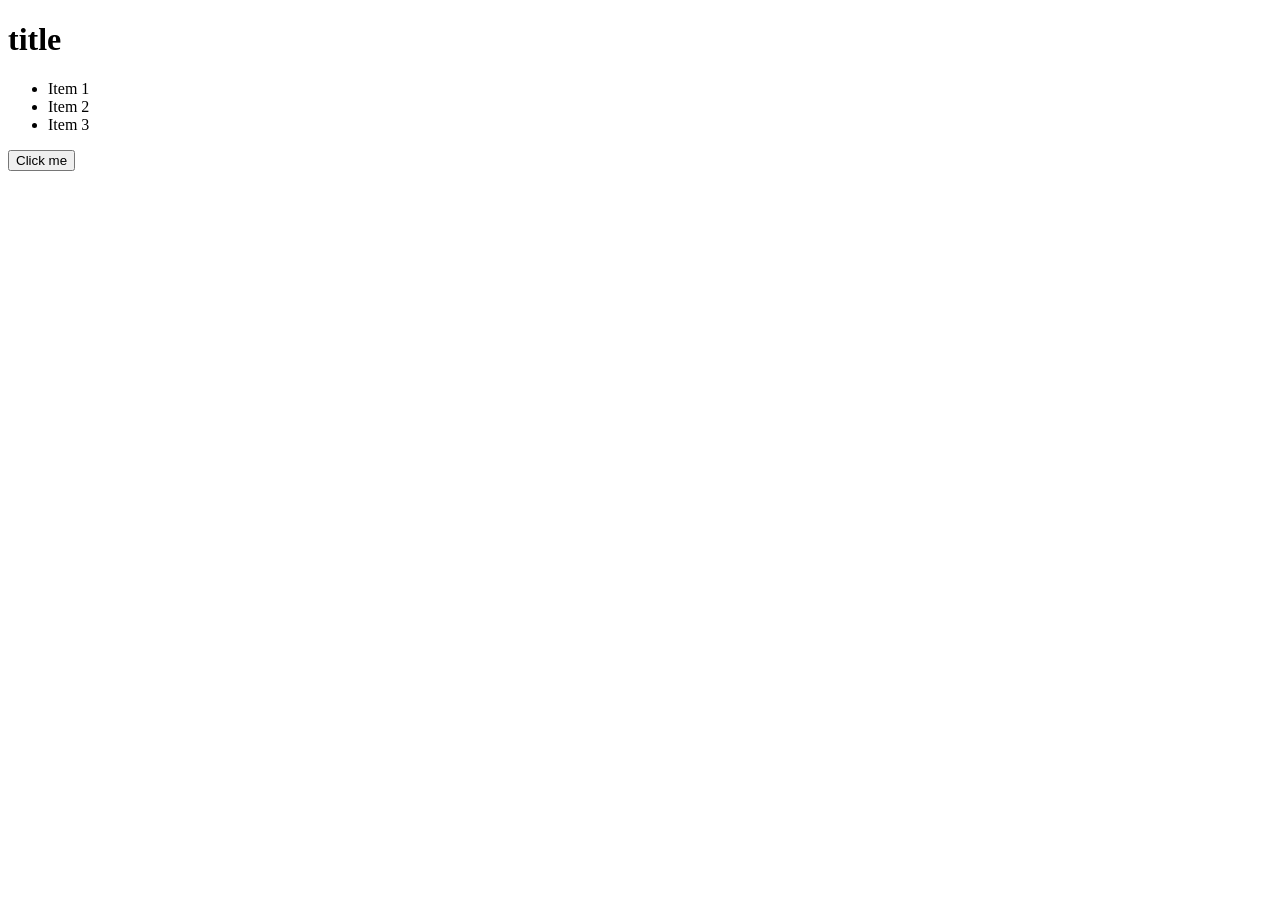
<file: PBW/4/Praktikum_4/javascript.html>
<!DOCTYPE html>
<html lang="en">
<head>
    <meta charset="UTF-8">
    <meta name="viewport" content="width=device-width, initial-scale=1.0">
    <title>Document</title>

</head>
<body>

    <h1 id="title">
        title
    </h1>

    <ul>
        <li>Item 1</li>
        <li>Item 2</li>
        <li>Item 3</li>
    </ul>

    <button id="btn" onclick="alert('PBW Pertemuan 4!')">
        Click me
    </button>

    <script>
        // Cara 1
        var myClass = "PBW 4E";
        console.log(myClass);

        // Cara 2
        let myClass2 = "PBW 4E Hari Selasa";
        console.log(myClass2);

        // Cara Konstant
        const myVariableConstant = "Ini isi konstant";
        console.log(myVariableConstant);

        // ### Tipe Data
        // Tipe Data Primitive
        const myVariable = true;
        console.log(myVariable);

        // Tipe Data Non-Primitive
        const myArray = [1, 2, 3, "String", true, ["array2"]];
        console.log(myArray);

        const myObject = {
            name: "Orang",
            NPM: 2410123,
            age: 20,
            isMarried: false
        };

        console.log(myObject);

        const number1 = 50;
        const number2 = "50";

        for (const element in myObject) {
            console.log(element);
        }

        // Function
        function function1(name, age = 25) {
            console.log(`Halo, nama saya ${name} dan umur saya ${age}.`);

            // Inner Function
            function functionAnak() {
                console.log("Halo, saya kuliah di UNSIKA.");

                // Grandchild Function
                function functionCucu() {
                    console.log("Ini function cucu.");
                }

                functionCucu();

            }

            functionAnak();

        }

        function1("John", 1000);

        // Return Function
        function returningFunction() {
            return "Ini adalah function yang mengembalikan nilai.";
        }

        const result = returningFunction();

        // console.log(result);

        function spreadFunction(param1, param2, ...spreadParam) {
            console.log(`Parameter 1: ${param1}`);
            console.log(`Parameter 2: ${param2}`);
            console.log(`Spread Parameter: ${spreadParam}`);
        }

        // spreadFunction("Gajah", "Windah", 10, "Miawaug", "Kodok", "Katak", "Bizer", 500);

        // Recursive Function
        let index = 0;
        function testingFunction() {
            if (index == 10) {
                return 1;
            }
            else {
                console.log(index);
                index++;
                testingFunction();
            }
        }

        testingFunction();

    </script>

    <script src="index.js"></script>
</body>
</html>
</file>
<file: PBW/UTS/style.css>
:root {
    --primary: #0d6efd;
    --dark: #0f172a;
    --light-blue: #f0f7ff;
}

body {
    font-family: 'Inter', sans-serif;
    color: #334155;
    overflow-x: hidden;
}

.fw-800 { font-weight: 800; }
.section-padding { padding: 100px 0; }
.tracking-widest { letter-spacing: 0.2rem; }

/* Navbar */
.navbar {
    padding: 20px 0;
    transition: all 0.4s;
}

.navbar.scrolled {
    background: rgba(15, 23, 42, 0.95) !important;
    backdrop-filter: blur(10px);
    padding: 12px 0;
    box-shadow: 0 10px 30px rgba(0,0,0,0.1);
}

/* Hero Section */
.hero-section {
    height: 100vh;
    background: linear-gradient(rgba(15, 23, 42, 0.85), rgba(15, 23, 42, 0.85)), 
                url('https://images.unsplash.com/photo-1558655146-d09347e92766?auto=format&fit=crop&q=80&w=2000');
    background-size: cover;
    background-position: center;
    background-attachment: fixed;
}

.gradient-text {
    background: linear-gradient(45deg, #0d6efd, #00d2ff);
    
    background-clip: text; 
    
    -webkit-background-clip: text;
    -webkit-text-fill-color: transparent;
}

.text-max-width { max-width: 700px; }

/* Buttons */
.btn-primary {
    border-radius: 12px;
    padding: 15px 35px;
    transition: 0.3s;
}

.btn-glass {
    background: rgba(255, 255, 255, 0.1);
    color: white;
    backdrop-filter: blur(5px);
    border: 1px solid rgba(255, 255, 255, 0.2);
    border-radius: 12px;
    padding: 15px 35px;
}

.btn-glass:hover {
    background: rgba(255, 255, 255, 0.2);
    color: #fff;
}

/* Feature Cards */
.feature-card {
    background: #fff;
    border-radius: 24px;
    box-shadow: 0 10px 30px rgba(0,0,0,0.05);
    transition: 0.4s cubic-bezier(0.175, 0.885, 0.32, 1.275);
}

.feature-card:hover {
    transform: translateY(-15px);
    box-shadow: 0 20px 50px rgba(13, 110, 253, 0.1);
}

.icon-circle {
    width: 70px;
    height: 70px;
    display: flex;
    align-items: center;
    justify-content: center;
    border-radius: 18px;
}

.bg-primary-soft { background: #e7f0ff; }
.bg-success-soft { background: #e7f9ee; }
.bg-warning-soft { background: #fff8e6; }

/* Pricing */
.bg-light-blue { background-color: var(--light-blue); }

/* --- Penambahan CSS untuk Toggle Harga --- */
.pricing-switch .form-check-input {
    width: 3.5em;
    height: 1.8em;
    cursor: pointer;
    box-shadow: none;
}

.pricing-switch .form-check-input:checked {
    background-color: var(--primary);
    border-color: var(--primary);
}

#label-monthly, #label-yearly {
    transition: color 0.3s;
}

.text-active {
    color: var(--primary);
}

#pro-price {
    transition: transform 0.3s ease;
    display: block;
}

.price-change-anim {
    animation: pulseUpdate 0.4s ease-in-out;
}

@keyframes pulseUpdate {
    0% { transform: scale(1); opacity: 1; }
    50% { transform: scale(1.05); opacity: 0.7; }
    100% { transform: scale(1); opacity: 1; }
}

.pricing-card {
    border-radius: 30px;
    box-shadow: 0 10px 40px rgba(0,0,0,0.05);
}

.highlight-card {
    border: 3px solid var(--primary) !important;
    transform: scale(1.05);
    position: relative;
    background: #fff;
}

.badge-best-value {
    position: absolute;
    top: -15px;
    left: 50%;
    transform: translateX(-50%);
    background: var(--primary);
    color: white;
    padding: 6px 20px;
    border-radius: 50px;
    font-size: 0.8rem;
    font-weight: bold;
}

/* Contact */
.contact-card {
    border-radius: 30px;
    box-shadow: 0 20px 60px rgba(0,0,0,0.1);
    background: #fff;
}

.form-control {
    border-radius: 12px;
    padding: 14px;
    background: #f8fafc;
    border: 1px solid #e2e8f0;
}

.form-control:focus {
    box-shadow: 0 0 0 4px rgba(13, 110, 253, 0.1);
    border-color: var(--primary);
}

.btn-submit {
    border-radius: 12px;
    transition: 0.3s;
}

.btn-submit:hover {
    letter-spacing: 1px;
}
</file>
<file: PBW/5/Tugas_5/index.css>
body {
    background-color: #f8f9fa;
    font-family: 'Segoe UI', Tahoma, Geneva, Verdana, sans-serif;
}

.card {
    border: none;
    border-radius: 8px;
    transition: transform 0.2s;
}

.card:hover {
    transform: translateY(-5px);
}

.navbar-brand {
    letter-spacing: 0.5px;
}

@media (min-width: 992px) {
    input[type="search"] {
        width: 200px !important;
    }
}
</file>
<file: PBW/Praktikum_2/style.css>
* {
    box-sizing: border-box;
    margin: 0;
    padding: 0;
}

html, body {
    height: 100%;
    font-family: Arial, sans-serif;
}

main {
    height: 100%;
    background-color: #f4f4f4; 
}

.flex-container {
    display: flex;
    height: 100%;
}

.column-left {
    flex: 1; 
    display: flex;
    flex-direction: column;
    align-items: center;
    justify-content: center;
    padding: 20px;
    background-image: url('https://i2.wp.com/blog.tripcetera.com/id/wp-content/uploads/2020/10/Danau-Toba-edited.jpg'); /* Gambar latar belakang */
    background-size: cover;
    background-position: center; 
    background-repeat: no-repeat;
}

.column-right {
    flex: 1;
    background-color: #ffffff; 
    display: flex;
    flex-direction: column;
    align-items: center;
    justify-content: center;
    padding: 40px;
}



.logo-kanan {
    width: 120px;
    height: auto;
    margin-bottom: 30px;
}

form {
    width: 100%;
    max-width: 300px;
}

.form-group {
    margin-bottom: 15px;
}

label {
    display: block;
    margin-bottom: 5px;
    font-weight: bold;
}

input {
    width: 100%;
    padding: 8px;
    border: 1px solid #ccc;
    border-radius: 4px;
}

button {
    width: 100%;
    padding: 10px;
    background-color: #007bff;
    color: white;
    border: none;
    border-radius: 4px;
    cursor: pointer;
}

button:hover {
    background-color: #0056b3;
}

#p2 {
    text-align: justify;
    font-weight: bold;
    color: #007bff;
    margin-top: 15px;
}

.border {
    border-left: 2px solid black;
}

h1 {
    font-weight: bold;
}
</file>
<file: PBW/Tugas_2/login.css>
* { 
    box-sizing: border-box; 
    font-family: 'Segoe UI', Tahoma, Geneva, Verdana, sans-serif; 
}

html, body {
    height: 100%;
    margin: 0;
    padding: 0;
}

.main-container {
    height: 100%;
}

.split-layout {
    display: flex;
    height: 100%;
}

.left-side {
    flex: 1;
    background-color: #ffffff;
    padding: 40px;
    display: flex;
    flex-direction: column;
    align-items: center;
    justify-content: center;
}

.right-side {
    flex: 1;
    background: linear-gradient(135deg, #667eea 0%, #764ba2 100%);
    color: white;
    text-align: center;
    padding: 20px;
    display: flex;
    flex-direction: column;
    align-items: center;
    justify-content: center;
}

.form-box {
    width: 100%;
    max-width: 350px;
}

h2 { color: #333; margin-bottom: 10px; }
p.subtitle { color: #777; margin-bottom: 30px; font-size: 14px; }

label { 
    display: block; 
    margin-bottom: 5px; 
    font-size: 14px; 
    font-weight: 600; 
    color: #555; 
}

input {
    width: 100%;
    padding: 12px;
    margin-bottom: 20px;
    border: 1px solid #ddd;
    border-radius: 8px;
    outline: none;
}

input:focus { border-color: #764ba2; }

button {
    width: 100%;
    padding: 12px;
    background-color: #764ba2;
    color: white;
    border: none;
    border-radius: 8px;
    font-weight: bold;
    cursor: pointer;
    transition: 0.3s;
}

button:hover { background-color: #5a397e; }

.footer-text { margin-top: 20px; font-size: 14px; }
.footer-text a { color: #764ba2; text-decoration: none; font-weight: bold; }

.hero-title { font-size: 3rem; margin-bottom: 10px; }
.hero-desc { font-size: 1.2rem; max-width: 300px; opacity: 0.9; }
</file>
<file: PBW/Tugas_2/register.css>
* { 
    box-sizing: border-box; 
    font-family: 'Segoe UI', Tahoma, Geneva, Verdana, sans-serif; 
}

html, body {
    height: 100%;
    margin: 0;
    padding: 0;
}

.main-container {
    height: 100%;
}

.split-layout {
    display: flex;
    height: 100%;
}

.left-side {
    flex: 1;
    background: linear-gradient(135deg, #f093fb 0%, #f5576c 100%);
    color: white;
    text-align: center;
    padding: 20px;
    display: flex;
    flex-direction: column;
    align-items: center;
    justify-content: center;
}

.right-side {
    flex: 1;
    background-color: #ffffff;
    padding: 40px;
    display: flex;
    flex-direction: column;
    align-items: center;
    justify-content: center;
}

.form-box {
    width: 100%;
    max-width: 350px;
}

h2 { color: #333; margin-bottom: 10px; }
p.subtitle { color: #777; margin-bottom: 30px; font-size: 14px; }

label { 
    display: block; 
    margin-bottom: 5px; 
    font-size: 14px; 
    font-weight: 600; 
    color: #555; 
}

input {
    width: 100%;
    padding: 12px;
    margin-bottom: 20px;
    border: 1px solid #ddd;
    border-radius: 8px;
    outline: none;
}

input:focus { border-color: #f5576c; }

button {
    width: 100%;
    padding: 12px;
    background-color: #f5576c;
    color: white;
    border: none;
    border-radius: 8px;
    font-weight: bold;
    cursor: pointer;
    transition: 0.3s;
}

button:hover { background-color: #d43f52; }

.footer-text { margin-top: 20px; font-size: 14px; }
.footer-text a { color: #f5576c; text-decoration: none; font-weight: bold; }

.hero-title { font-size: 3rem; margin-bottom: 10px; }
.hero-desc { font-size: 1.2rem; max-width: 300px; opacity: 0.9; }
</file>
<file: PBW/10/Tugas_10/assets/loginStyle.css>
@import url("https://fonts.googleapis.com/css2?family=Poppins:wght@400;700&display=swap");

body {
  height: 100%;
  margin: 0;
}
main {
  height: 100%;
}
p,
input,
label {
  font-family: "Poppins", sans-serif;
}

.container {
  border: solid red;
  display: block;
  height: 100%;
}

.border {
  border: black solid;
}

.form-section1 {
  display: flex;
  height: auto;
  flex: 1;
  background-color: #868e96;
  padding: 50px;
  flex-direction: column;
  color: whitesmoke;
}
.form-section1 .title {
  text-align: center;
  font-family: "Poppins", sans-serif;
}

.form-section1 .subtitle {
  font-family: "Poppins", sans-serif;
}
.form-section1 .form {
  padding: 5vh;
  display: flex;
  justify-content: center;
  overflow: hidden;
}
.form-section1 input {
  width: 100%;
  height: 25px;
  border-radius: 5px;
  border: none;
  outline: none;
  padding: 5px;
}
.form-section1 form {
  margin: auto;
  padding: 30px;
  width: auto;
  display: flex;
  flex-direction: column;
  gap: 15px;
}
.form-btn {
  display: flex;
  justify-content: center;
}
.form-btn input {
  border-radius: 5px;
  width: 70px;
  height: 30px;
  cursor: pointer;
}
.form-btn input:hover {
  background-color: #dbdbdb;
}

.form-section2 {
  flex: 1;
  padding: 30px;
  display: none;
  flex-direction: column;
  align-items: center;
  justify-content: center;
}

.form-section2 p {
  font-family: "Poppins", sans-serif;
  text-align: center;
  font-weight: 700;
  color: rgb(52, 52, 52);
}

.logo img {
  width: 50vh;
  height: auto;
}

.form a {
  text-decoration: none;
}

/* SM */
@media screen and (width >= 40rem) {
  .container {
    display: flex;
  }
  .form-section2 {
    display: flex;
  }
}
</file>
<file: PBW/10/Tugas_10/assets/registStyle.css>
@import url("https://fonts.googleapis.com/css2?family=Poppins:wght@400;700&display=swap");

body {
  height: 100%;
  margin: 0;
}
main {
  height: 100%;
}
p,
input,
label {
  font-family: "Poppins", sans-serif;
}

.container {
  border: solid red;
  display: block;
  height: 100%;
}

.border {
  border: black solid;
}

.form-section1 {
  display: flex;
  height: auto;
  flex: 1;
  background-color: #868e96;
  padding: 50px;
  flex-direction: column;
  color: whitesmoke;
}
.form-section1 .title {
  text-align: center;
  font-family: "Poppins", sans-serif;
}
.form-section1 .subtitle {
  font-family: "Poppins", sans-serif;
}
.form-section1 .form {
  padding: 5vh;
  display: flex;
  justify-content: center;
  overflow: hidden;
}
.form-section1 input {
  width: 100%;
  height: 25px;
  border-radius: 5px;
  border: none;
  outline: none;
  padding: 5px;
}
.form-section1 form {
  margin: auto;
  padding: 30px;
  width: auto;
  display: flex;
  flex-direction: column;
  gap: 15px;
}
.form-btn {
  display: flex;
  justify-content: center;
}
.form-btn input {
  border-radius: 5px;
  width: 70px;
  height: 30px;
  cursor: pointer;
}
.form-btn input:hover {
  background-color: #dbdbdb;
}

.form-section2 {
  flex: 1;
  padding: 30px;
  display: none;
  flex-direction: column;
  align-items: center;
  justify-content: center;
}

.form-section2 p {
  font-family: "Poppins", sans-serif;
  text-align: center;
  font-weight: 700;
  color: rgb(52, 52, 52);
}

.logo img {
  width: 50vh;
  height: auto;
}

.form a {
  text-decoration: none;
}

/* SM */
@media screen and (width >= 40rem) {
  .container {
    display: flex;
  }
  .form-section2 {
    display: flex;
  }
}
</file>
<file: PBW/3/Praktikum_3/style.css>
.container {
    display: flex;
    background-color: bisque;

    border: black solid;
    height: 800px;
    align-items: center;
    justify-content: space-between;
}

.border {
    border: solid black 1px;
}

.item {
    width: 300px;
    background-color: gray;
    margin: 5px;
    height: fit-content;
    padding: 10px;
}

@media screen and (max-width: 640px) {
    .container {
        display: flex;
        flex-wrap: wrap;
        background-color: aqua;
    }

    .item {
        width: 100%;
    }
}
</file>
<file: PBW/3/Tugas_3/login.css>
* { 
    box-sizing: border-box; 
    font-family: 'Segoe UI', Tahoma, Geneva, Verdana, sans-serif; 
}

html, body {
    height: 100%;
    margin: 0;
    padding: 0;
}

.main-container {
    height: 100%;
}

.split-layout {
    display: flex;
    height: 100%;
}

.left-side {
    flex: 1;
    background-color: #ffffff;
    padding: 40px;
    display: flex;
    flex-direction: column;
    align-items: center;
    justify-content: center;
}

.right-side {
    flex: 1;
    background: linear-gradient(135deg, #667eea 0%, #764ba2 100%);
    color: white;
    text-align: center;
    padding: 20px;
    display: flex;
    flex-direction: column;
    align-items: center;
    justify-content: center;
}

.form-box {
    width: 100%;
    max-width: 350px;
}

h2 { color: #333; margin-bottom: 10px; }
p.subtitle { color: #777; margin-bottom: 30px; font-size: 14px; }

label { 
    display: block; 
    margin-bottom: 5px; 
    font-size: 14px; 
    font-weight: 600; 
    color: #555; 
}

input {
    width: 100%;
    padding: 12px;
    margin-bottom: 20px;
    border: 1px solid #ddd;
    border-radius: 8px;
    outline: none;
}

input:focus { border-color: #764ba2; }

button {
    width: 100%;
    padding: 12px;
    background-color: #764ba2;
    color: white;
    border: none;
    border-radius: 8px;
    font-weight: bold;
    cursor: pointer;
    transition: 0.3s;
}

button:hover { background-color: #5a397e; }

.footer-text { margin-top: 20px; font-size: 14px; }
.footer-text a { color: #764ba2; text-decoration: none; font-weight: bold; }

.hero-title { font-size: 3rem; margin-bottom: 10px; }
.hero-desc { font-size: 1.2rem; max-width: 300px; opacity: 0.9; }

@media screen and (max-width: 768px) {
    .split-layout {
        flex-direction: column-reverse;
        height: auto;
        min-height: 100vh;
    }

    .left-side, .right-side {
        flex: none;
        padding: 40px 20px;
        width: 100%;
    }

    .right-side {
        padding: 60px 20px;
    }

    .hero-title {
        font-size: 2.2rem;
    }

    .hero-desc {
        font-size: 1rem;
    }

    .form-box {
        max-width: 100%;
    }
}
</file>
<file: PBW/3/Tugas_3/register.css>
* { 
    box-sizing: border-box; 
    font-family: 'Segoe UI', Tahoma, Geneva, Verdana, sans-serif; 
}

html, body {
    height: 100%;
    margin: 0;
    padding: 0;
}

.main-container {
    height: 100%;
}

.split-layout {
    display: flex;
    height: 100%;
}

.left-side {
    flex: 1;
    background: linear-gradient(135deg, #f093fb 0%, #f5576c 100%);
    color: white;
    text-align: center;
    padding: 20px;
    display: flex;
    flex-direction: column;
    align-items: center;
    justify-content: center;
}

.right-side {
    flex: 1;
    background-color: #ffffff;
    padding: 40px;
    display: flex;
    flex-direction: column;
    align-items: center;
    justify-content: center;
}

.form-box {
    width: 100%;
    max-width: 350px;
}

h2 { color: #333; margin-bottom: 10px; }
p.subtitle { color: #777; margin-bottom: 30px; font-size: 14px; }

label { 
    display: block; 
    margin-bottom: 5px; 
    font-size: 14px; 
    font-weight: 600; 
    color: #555; 
}

input {
    width: 100%;
    padding: 12px;
    margin-bottom: 20px;
    border: 1px solid #ddd;
    border-radius: 8px;
    outline: none;
}

input:focus { border-color: #f5576c; }

button {
    width: 100%;
    padding: 12px;
    background-color: #f5576c;
    color: white;
    border: none;
    border-radius: 8px;
    font-weight: bold;
    cursor: pointer;
    transition: 0.3s;
}

button:hover { background-color: #d43f52; }

.footer-text { margin-top: 20px; font-size: 14px; }
.footer-text a { color: #f5576c; text-decoration: none; font-weight: bold; }

.hero-title { font-size: 3rem; margin-bottom: 10px; }
.hero-desc { font-size: 1.2rem; max-width: 300px; opacity: 0.9; }

@media screen and (max-width: 768px) {
    .split-layout {
        flex-direction: column;
        height: auto;
        min-height: 100vh;
    }

    .left-side, .right-side {
        flex: none;
        padding: 40px 20px;
        width: 100%;
    }

    .left-side {
        padding: 60px 20px;
    }

    .hero-title {
        font-size: 2.2rem;
    }

    .hero-desc {
        font-size: 1rem;
    }

    .form-box {
        max-width: 100%;
    }
}
</file>
